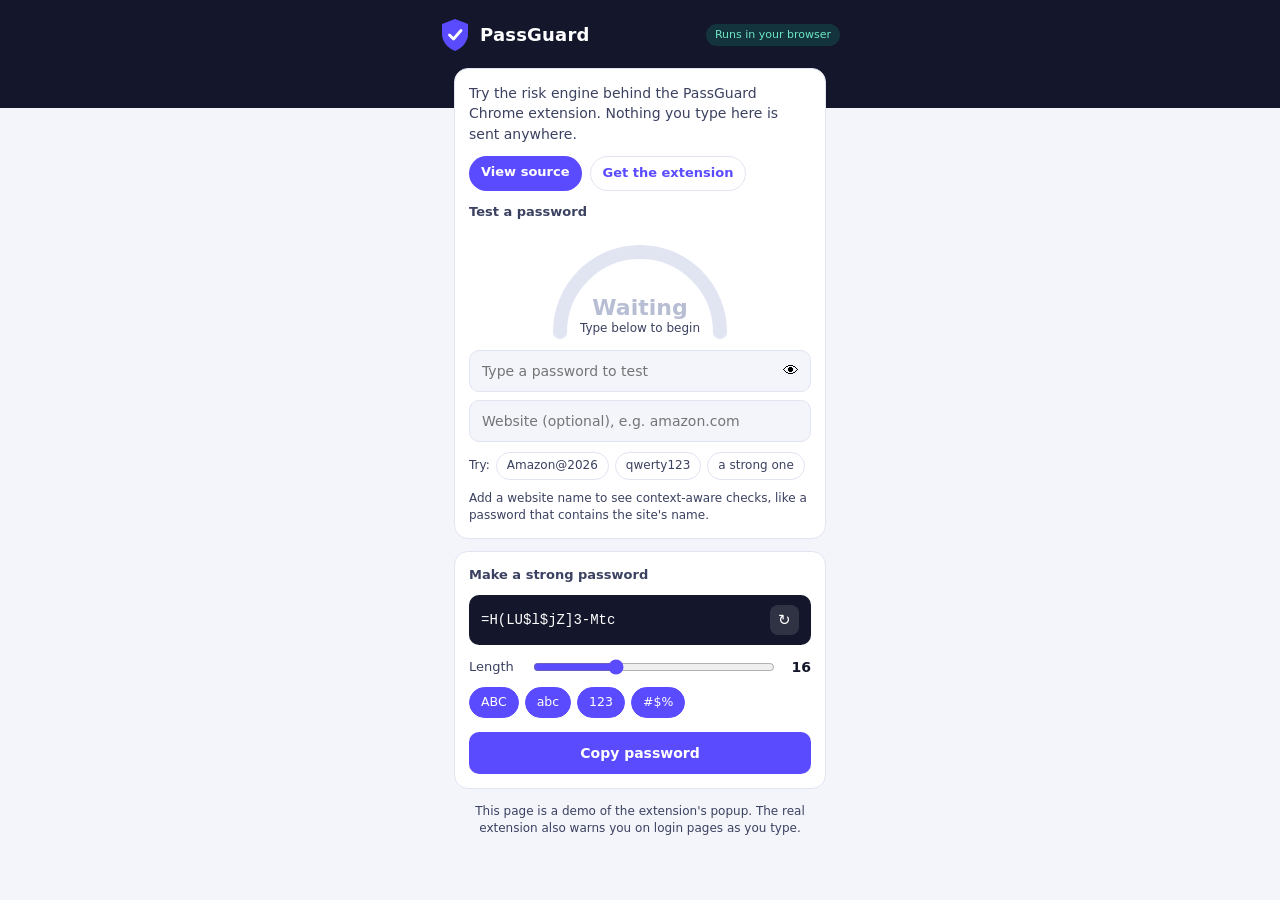
<file: docs/index.html>
<!DOCTYPE html>
<html lang="en">
<head>
<meta charset="UTF-8">
<meta name="viewport" content="width=device-width, initial-scale=1">
<title>PassGuard - Live Demo</title>
<meta name="description" content="Try PassGuard: privacy-first password risk analysis that runs entirely in your browser.">
<style>
  :root {
    --ink: #14172B;
    --ink-soft: #3B4160;
    --mist: #F3F5FB;
    --card: #FFFFFF;
    --line: #E1E5F2;
    --violet: #5B4BFF;
    --violet-dark: #4536E0;
    --mint: #17B890;
    --amber: #F5A524;
    --orange: #F07C2A;
    --coral: #E8455F;
    --lvl: #B7BDD3;          /* current risk colour, changed by JS */
  }
  * { box-sizing: border-box; }
  body {
    width: 340px; margin: 0; background: var(--mist); color: var(--ink);
    font: 14px/1.45 "Segoe UI", system-ui, -apple-system, Roboto, sans-serif;
  }

  /* ---------- Header ---------- */
  header {
    background: var(--ink); color: #fff; padding: 16px 18px 46px;
    display: flex; align-items: center; gap: 10px;
  }
  header svg { flex: none; }
  .brand { font-size: 18px; font-weight: 700; letter-spacing: .2px; }
  .pill {
    margin-left: auto; font-size: 11px; padding: 3px 9px; border-radius: 99px;
    background: rgba(23,184,144,.18); color: #6EE7C5; white-space: nowrap;
  }

  main { padding: 0 14px 14px; margin-top: -32px; }
  .card {
    background: var(--card); border: 1px solid var(--line);
    border-radius: 14px; padding: 14px;
  }
  .card + .card { margin-top: 12px; }
  h2 { font-size: 13px; margin: 0 0 10px; color: var(--ink-soft); font-weight: 600; }

  /* ---------- Tester ---------- */
  #tester[data-level="low"]      { --lvl: var(--mint); }
  #tester[data-level="moderate"] { --lvl: var(--amber); }
  #tester[data-level="high"]     { --lvl: var(--orange); }
  #tester[data-level="critical"] { --lvl: var(--coral); }

  .gauge { position: relative; width: 200px; height: 110px; margin: 0 auto 4px; }
  .gauge svg { display: block; }
  .track, .fill { fill: none; stroke-width: 14; stroke-linecap: round; }
  .track { stroke: var(--line); }
  .fill  { stroke: var(--lvl); stroke-dasharray: 251.33; stroke-dashoffset: 251.33;
           transition: stroke-dashoffset .5s ease, stroke .3s ease; }
  .gauge-text { position: absolute; left: 0; right: 0; bottom: 4px; text-align: center; }
  .gauge-level { font-size: 22px; font-weight: 700; color: var(--lvl); line-height: 1.1; }
  .gauge-score { font-size: 12px; color: var(--ink-soft); }

  .field { position: relative; margin-top: 8px; }
  .field input {
    width: 100%; padding: 10px 40px 10px 12px; font: inherit;
    border: 1.5px solid var(--line); border-radius: 10px; background: var(--mist);
    color: var(--ink);
  }
  .field input:focus { outline: none; border-color: var(--violet); background: #fff; }
  .eye {
    position: absolute; right: 6px; top: 50%; transform: translateY(-50%);
    border: 0; background: none; cursor: pointer; padding: 4px 6px; font-size: 16px;
  }
  .reasons { list-style: none; margin: 10px 0 0; padding: 0; font-size: 13px; }
  .reasons li { display: flex; gap: 8px; padding: 4px 0; color: var(--ink-soft); }
  .reasons li::before {
    content: ""; flex: none; width: 8px; height: 8px; margin-top: 6px;
    border-radius: 50%; background: var(--lvl);
  }
  .hint { margin: 10px 0 0; font-size: 12px; color: var(--ink-soft); }

  /* ---------- Generator ---------- */
  .output {
    display: flex; align-items: center; gap: 8px; padding: 10px 12px;
    background: var(--ink); color: #fff; border-radius: 10px;
    font: 14px/1.3 ui-monospace, Consolas, "Courier New", monospace;
  }
  #pwOut { flex: 1; word-break: break-all; user-select: all; }
  .icon-btn {
    flex: none; border: 0; border-radius: 8px; padding: 6px 8px; cursor: pointer;
    background: rgba(255,255,255,.12); color: #fff; font-size: 15px;
  }
  .icon-btn:hover { background: rgba(255,255,255,.22); }

  .row { display: flex; align-items: center; gap: 10px; margin-top: 12px; }
  .row label.name { font-size: 13px; color: var(--ink-soft); min-width: 52px; }
  input[type=range] { flex: 1; accent-color: var(--violet); }
  #lenVal { width: 24px; text-align: right; font-weight: 700; }

  .chips { display: flex; flex-wrap: wrap; gap: 6px; margin-top: 10px; }
  .chip input { position: absolute; opacity: 0; pointer-events: none; }
  .chip span {
    display: inline-block; padding: 5px 11px; border-radius: 99px; cursor: pointer;
    border: 1.5px solid var(--line); font-size: 12.5px; color: var(--ink-soft);
    user-select: none;
  }
  .chip input:checked + span { background: var(--violet); border-color: var(--violet); color: #fff; }
  .chip input:focus-visible + span { outline: 2px solid var(--violet); outline-offset: 2px; }

  .primary {
    width: 100%; margin-top: 14px; padding: 11px; border: 0; border-radius: 10px;
    background: var(--violet); color: #fff; font: inherit; font-weight: 600; cursor: pointer;
    transition: background .15s;
  }
  .primary:hover { background: var(--violet-dark); }
  .primary.done { background: var(--mint); }
  button:focus-visible, input:focus-visible { outline: 2px solid var(--violet); outline-offset: 2px; }

  footer { text-align: center; font-size: 11.5px; color: var(--ink-soft); padding: 0 14px 14px; }

  @media (prefers-reduced-motion: reduce) {
    .fill, .primary { transition: none; }
  }

  /* ---------- Demo page overrides ---------- */
  body { width: auto; min-height: 100vh; }
  header { padding: 18px 16px 56px; }
  .wrap { width: 100%; max-width: 400px; margin: 0 auto; }
  header .wrap { display: flex; align-items: center; gap: 10px; }
  main.wrap { padding: 0 14px 20px; margin-top: -40px; }
  .lede { font-size: 14px; color: var(--ink-soft); margin: 0 0 12px; }
  .links { display: flex; gap: 8px; margin: 0 0 12px; flex-wrap: wrap; }
  .links a {
    padding: 7px 12px; border-radius: 99px; font-size: 13px; font-weight: 600;
    text-decoration: none; background: var(--violet); color: #fff;
  }
  .links a.alt { background: #fff; color: var(--violet); border: 1.5px solid var(--line); }
  .links a:focus-visible { outline: 2px solid var(--violet); outline-offset: 2px; }
  .examples { display: flex; flex-wrap: wrap; gap: 6px; margin-top: 10px; align-items: center; }
  .examples span.lbl { font-size: 12px; color: var(--ink-soft); }
  .examples button {
    border: 1.5px solid var(--line); background: #fff; border-radius: 99px; cursor: pointer;
    padding: 4px 10px; font: inherit; font-size: 12px; color: var(--ink-soft);
  }
  .examples button:hover { border-color: var(--violet); color: var(--violet); }
  #siteInput { padding-right: 12px; }
  .note { font-size: 12px; color: var(--ink-soft); text-align: center; margin: 14px 0 0; }
</style>
</head>
<body>

<header>
  <div class="wrap">
    <svg width="30" height="34" viewBox="0 0 30 34" aria-hidden="true">
      <path d="M15 1 L28 6 V16 C28 24 22 30 15 33 C8 30 2 24 2 16 V6 Z" fill="#5B4BFF"/>
      <path d="M9.5 17 L13.5 21 L21 12.5" fill="none" stroke="#fff" stroke-width="2.8"
            stroke-linecap="round" stroke-linejoin="round"/>
    </svg>
    <span class="brand">PassGuard</span>
    <span class="pill">Runs in your browser</span>
  </div>
</header>

<main class="wrap">
  <section class="card" id="tester" data-level="none">
    <p class="lede">Try the risk engine behind the PassGuard Chrome extension. Nothing you type here is sent anywhere.</p>
    <div class="links">
      <a href="https://github.com/Shayan-Chakra/passguard">View source</a>
      <a class="alt" href="https://github.com/Shayan-Chakra/passguard/releases">Get the extension</a>
    </div>

    <h2>Test a password</h2>
    <div class="gauge">
      <svg viewBox="0 0 200 110" width="200" height="110" aria-hidden="true">
        <path class="track" d="M20 100 A80 80 0 0 1 180 100"/>
        <path class="fill" id="gaugeFill" d="M20 100 A80 80 0 0 1 180 100"/>
      </svg>
      <div class="gauge-text" aria-live="polite">
        <div class="gauge-level" id="levelText">Waiting</div>
        <div class="gauge-score" id="scoreText">Type below to begin</div>
      </div>
    </div>

    <div class="field">
      <input id="testInput" type="password" placeholder="Type a password to test"
             autocomplete="off" spellcheck="false" aria-label="Password to test">
      <button class="eye" id="eyeBtn" type="button" aria-label="Show password">&#128065;</button>
    </div>
    <div class="field">
      <input id="siteInput" type="text" placeholder="Website (optional), e.g. amazon.com"
             autocomplete="off" spellcheck="false" aria-label="Website name">
    </div>

    <div class="examples">
      <span class="lbl">Try:</span>
      <button type="button" data-pw="Amazon@2026" data-site="amazon.com">Amazon@2026</button>
      <button type="button" data-pw="qwerty123" data-site="">qwerty123</button>
      <button type="button" data-pw="Maple-Orbit-Quiet-Lantern-47" data-site="">a strong one</button>
    </div>

    <ul class="reasons" id="reasons"></ul>
    <p class="hint" id="hint">Add a website name to see context-aware checks, like a password that contains the site's name.</p>
  </section>

  <section class="card">
    <h2>Make a strong password</h2>
    <div class="output">
      <span id="pwOut">&nbsp;</span>
      <button class="icon-btn" id="refreshBtn" type="button" aria-label="Generate a new password">&#8635;</button>
    </div>
    <div class="row">
      <label class="name" for="len">Length</label>
      <input id="len" type="range" min="8" max="32" value="16">
      <span id="lenVal">16</span>
    </div>
    <div class="chips">
      <label class="chip"><input type="checkbox" id="optUpper" checked><span>ABC</span></label>
      <label class="chip"><input type="checkbox" id="optLower" checked><span>abc</span></label>
      <label class="chip"><input type="checkbox" id="optNumbers" checked><span>123</span></label>
      <label class="chip"><input type="checkbox" id="optSymbols" checked><span>#$%</span></label>
    </div>
    <button class="primary" id="copyBtn" type="button">Copy password</button>
  </section>

  <p class="note">This page is a demo of the extension's popup. The real extension also warns you on login pages as you type.</p>
</main>

<script src="zxcvbn.js"></script>
<script src="riskEngine.js"></script>
<script src="generator.js"></script>
<script src="demo.js"></script>
</body>
</html>
</file>
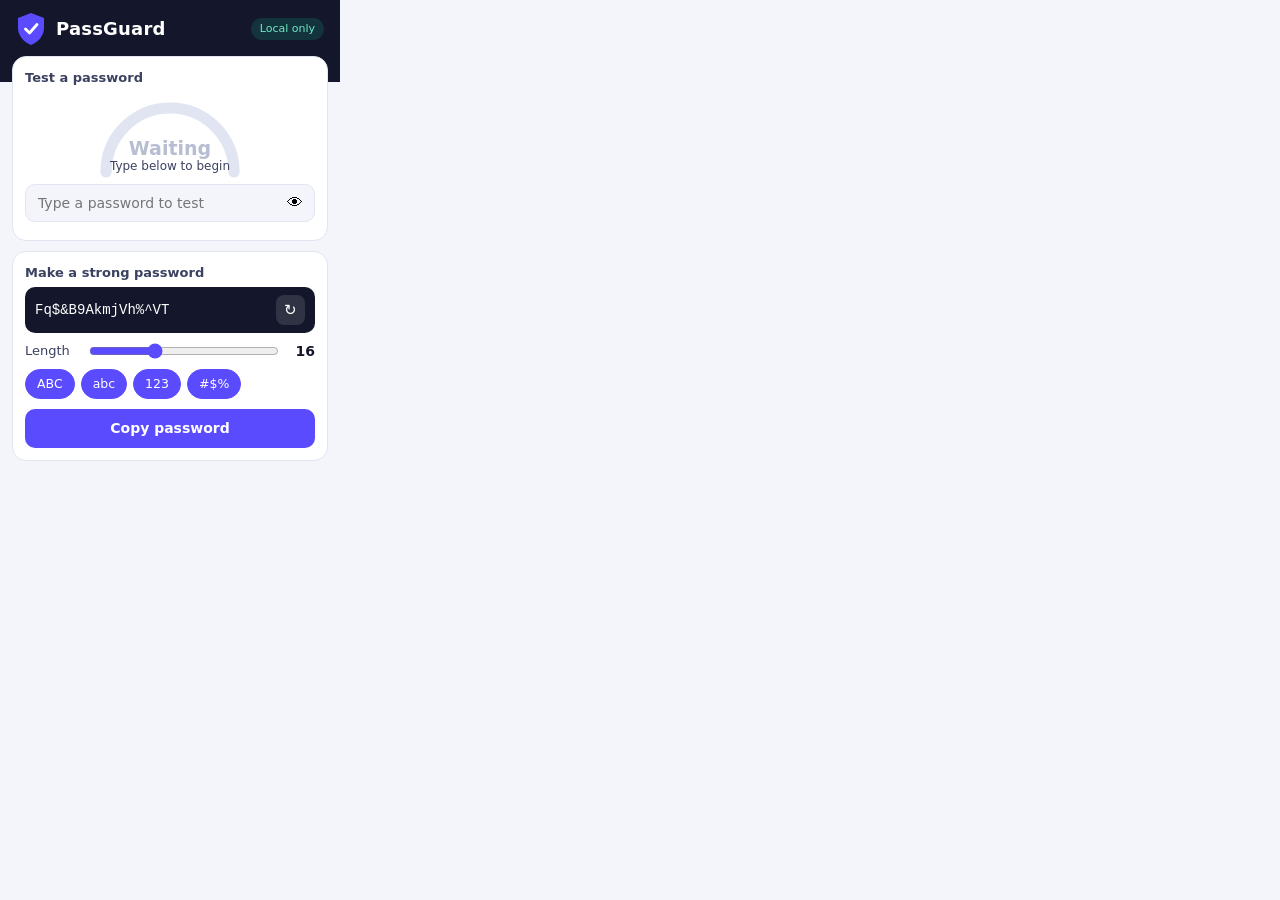
<file: popup.html>
<!DOCTYPE html>
<html lang="en">
<head>
<meta charset="UTF-8">
<title>PassGuard</title>
<style>
  :root {
    --ink: #14172B;
    --ink-soft: #3B4160;
    --mist: #F3F5FB;
    --card: #FFFFFF;
    --line: #E1E5F2;
    --violet: #5B4BFF;
    --violet-dark: #4536E0;
    --mint: #17B890;
    --amber: #F5A524;
    --orange: #F07C2A;
    --coral: #E8455F;
    --lvl: #B7BDD3;          /* current risk colour, changed by JS */
  }
  * { box-sizing: border-box; }
  body {
    width: 340px; margin: 0; background: var(--mist); color: var(--ink);
    font: 14px/1.45 "Segoe UI", system-ui, -apple-system, Roboto, sans-serif;
  }

  /* ---------- Header ---------- */
  header {
    background: var(--ink); color: #fff; padding: 16px 18px 46px;
    display: flex; align-items: center; gap: 10px;
  }
  header svg { flex: none; }
  .brand { font-size: 18px; font-weight: 700; letter-spacing: .2px; }
  .pill {
    margin-left: auto; font-size: 11px; padding: 3px 9px; border-radius: 99px;
    background: rgba(23,184,144,.18); color: #6EE7C5; white-space: nowrap;
  }

  main { padding: 0 14px 14px; margin-top: -32px; }
  .card {
    background: var(--card); border: 1px solid var(--line);
    border-radius: 14px; padding: 14px;
  }
  .card + .card { margin-top: 12px; }
  h2 { font-size: 13px; margin: 0 0 10px; color: var(--ink-soft); font-weight: 600; }

  /* ---------- Tester ---------- */
  #tester[data-level="low"]      { --lvl: var(--mint); }
  #tester[data-level="moderate"] { --lvl: var(--amber); }
  #tester[data-level="high"]     { --lvl: var(--orange); }
  #tester[data-level="critical"] { --lvl: var(--coral); }

  .gauge { position: relative; width: 200px; height: 110px; margin: 0 auto 4px; }
  .gauge svg { display: block; }
  .track, .fill { fill: none; stroke-width: 14; stroke-linecap: round; }
  .track { stroke: var(--line); }
  .fill  { stroke: var(--lvl); stroke-dasharray: 251.33; stroke-dashoffset: 251.33;
           transition: stroke-dashoffset .5s ease, stroke .3s ease; }
  .gauge-text { position: absolute; left: 0; right: 0; bottom: 4px; text-align: center; }
  .gauge-level { font-size: 22px; font-weight: 700; color: var(--lvl); line-height: 1.1; }
  .gauge-score { font-size: 12px; color: var(--ink-soft); }

  .field { position: relative; margin-top: 8px; }
  .field input {
    width: 100%; padding: 10px 40px 10px 12px; font: inherit;
    border: 1.5px solid var(--line); border-radius: 10px; background: var(--mist);
    color: var(--ink);
  }
  .field input:focus { outline: none; border-color: var(--violet); background: #fff; }
  .eye {
    position: absolute; right: 6px; top: 50%; transform: translateY(-50%);
    border: 0; background: none; cursor: pointer; padding: 4px 6px; font-size: 16px;
  }
  .reasons { list-style: none; margin: 10px 0 0; padding: 0; font-size: 13px; }
  .reasons li { display: flex; gap: 8px; padding: 4px 0; color: var(--ink-soft); }
  .reasons li::before {
    content: ""; flex: none; width: 8px; height: 8px; margin-top: 6px;
    border-radius: 50%; background: var(--lvl);
  }
  .hint { margin: 10px 0 0; font-size: 12px; color: var(--ink-soft); }

  /* ---------- Generator ---------- */
  .output {
    display: flex; align-items: center; gap: 8px; padding: 10px 12px;
    background: var(--ink); color: #fff; border-radius: 10px;
    font: 14px/1.3 ui-monospace, Consolas, "Courier New", monospace;
  }
  #pwOut { flex: 1; word-break: break-all; user-select: all; }
  .icon-btn {
    flex: none; border: 0; border-radius: 8px; padding: 6px 8px; cursor: pointer;
    background: rgba(255,255,255,.12); color: #fff; font-size: 15px;
  }
  .icon-btn:hover { background: rgba(255,255,255,.22); }

  .row { display: flex; align-items: center; gap: 10px; margin-top: 12px; }
  .row label.name { font-size: 13px; color: var(--ink-soft); min-width: 52px; }
  input[type=range] { flex: 1; accent-color: var(--violet); }
  #lenVal { width: 24px; text-align: right; font-weight: 700; }

  .chips { display: flex; flex-wrap: wrap; gap: 6px; margin-top: 10px; }
  .chip input { position: absolute; opacity: 0; pointer-events: none; }
  .chip span {
    display: inline-block; padding: 5px 11px; border-radius: 99px; cursor: pointer;
    border: 1.5px solid var(--line); font-size: 12.5px; color: var(--ink-soft);
    user-select: none;
  }
  .chip input:checked + span { background: var(--violet); border-color: var(--violet); color: #fff; }
  .chip input:focus-visible + span { outline: 2px solid var(--violet); outline-offset: 2px; }

  .primary {
    width: 100%; margin-top: 14px; padding: 11px; border: 0; border-radius: 10px;
    background: var(--violet); color: #fff; font: inherit; font-weight: 600; cursor: pointer;
    transition: background .15s;
  }
  .primary:hover { background: var(--violet-dark); }
  .primary.done { background: var(--mint); }
  button:focus-visible, input:focus-visible { outline: 2px solid var(--violet); outline-offset: 2px; }

  footer { text-align: center; font-size: 11.5px; color: var(--ink-soft); padding: 0 14px 14px; }

  @media (prefers-reduced-motion: reduce) {
    .fill, .primary { transition: none; }
  }

  /* ---------- Compact height ---------- */
  header { padding: 12px 16px 36px; }
  main { margin-top: -26px; padding: 0 12px 10px; }
  .card { padding: 12px; }
  .card + .card { margin-top: 10px; }
  h2 { margin: 0 0 4px; }
  .gauge, .gauge svg { width: 160px; height: 88px; }
  .gauge { margin-bottom: 0; }
  .gauge-level { font-size: 19px; }
  .field { margin-top: 4px; }
  .field input { padding: 8px 40px 8px 12px; }
  #hint, footer { display: none !important; }
  .reasons { margin-top: 6px; max-height: 72px; overflow-y: auto; }
  .output { padding: 8px 10px; }
  .row { margin-top: 8px; }
  .chips { margin-top: 8px; }
  .primary { margin-top: 10px; padding: 9px; }
</style>
</head>
<body>

<header>
  <svg width="30" height="34" viewBox="0 0 30 34" aria-hidden="true">
    <path d="M15 1 L28 6 V16 C28 24 22 30 15 33 C8 30 2 24 2 16 V6 Z" fill="#5B4BFF"/>
    <path d="M9.5 17 L13.5 21 L21 12.5" fill="none" stroke="#fff" stroke-width="2.8"
          stroke-linecap="round" stroke-linejoin="round"/>
  </svg>
  <span class="brand">PassGuard</span>
  <span class="pill">Local only</span>
</header>

<main>
  <!-- Password tester -->
  <section class="card" id="tester" data-level="none">
    <h2>Test a password</h2>
    <div class="gauge">
      <svg viewBox="0 0 200 110" width="200" height="110" aria-hidden="true">
        <path class="track" d="M20 100 A80 80 0 0 1 180 100"/>
        <path class="fill" id="gaugeFill" d="M20 100 A80 80 0 0 1 180 100"/>
      </svg>
      <div class="gauge-text" aria-live="polite">
        <div class="gauge-level" id="levelText">Waiting</div>
        <div class="gauge-score" id="scoreText">Type below to begin</div>
      </div>
    </div>

    <div class="field">
      <input id="testInput" type="password" placeholder="Type a password to test"
             autocomplete="off" spellcheck="false" aria-label="Password to test">
      <button class="eye" id="eyeBtn" type="button" aria-label="Show password">👁</button>
    </div>

    <ul class="reasons" id="reasons"></ul>
    <p class="hint" id="hint">This box never saves or sends anything. Close the popup and it is gone.</p>
  </section>

  <!-- Generator -->
  <section class="card">
    <h2>Make a strong password</h2>
    <div class="output">
      <span id="pwOut">&nbsp;</span>
      <button class="icon-btn" id="refreshBtn" type="button" aria-label="Generate a new password">↻</button>
    </div>

    <div class="row">
      <label class="name" for="len">Length</label>
      <input id="len" type="range" min="8" max="32" value="16">
      <span id="lenVal">16</span>
    </div>

    <div class="chips">
      <label class="chip"><input type="checkbox" id="optUpper" checked><span>ABC</span></label>
      <label class="chip"><input type="checkbox" id="optLower" checked><span>abc</span></label>
      <label class="chip"><input type="checkbox" id="optNumbers" checked><span>123</span></label>
      <label class="chip"><input type="checkbox" id="optSymbols" checked><span>#$%</span></label>
    </div>

    <button class="primary" id="copyBtn" type="button">Copy password</button>
  </section>
</main>

<footer>Your passwords are checked on this device only.</footer>

<script src="lib/zxcvbn.js"></script>
<script src="riskEngine.js"></script>
<script src="generator.js"></script>
<script src="popup.js"></script>
</body>
</html>
</file>
